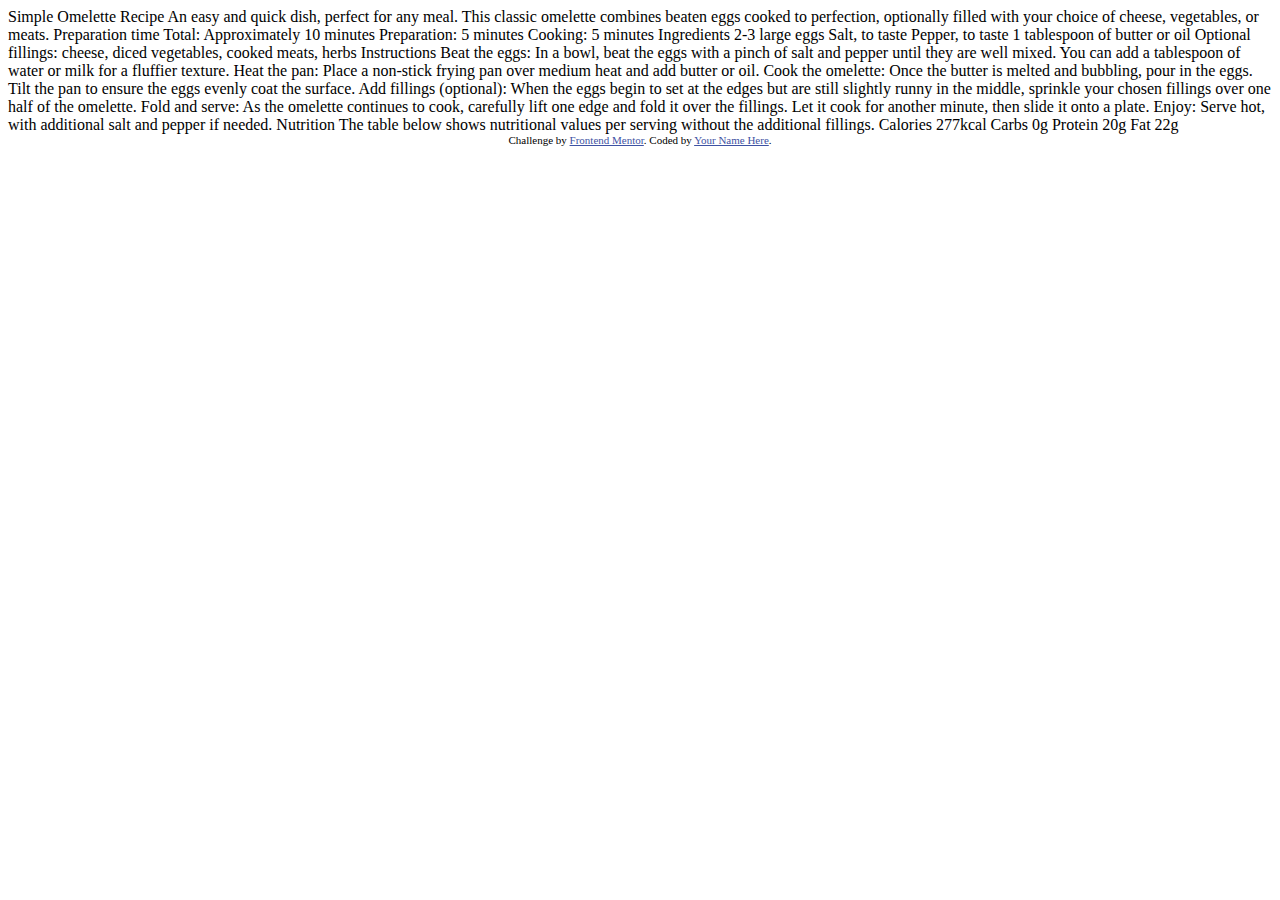
<file: recipe-page-main/index.html>
<!DOCTYPE html>
<html lang="en">
<head>
  <meta charset="UTF-8">
  <meta name="viewport" content="width=device-width, initial-scale=1.0"> <!-- displays site properly based on user's device -->

  <link rel="icon" type="image/png" sizes="32x32" href="./assets/images/favicon-32x32.png">
  
  <title>Frontend Mentor | Recipe page</title>

  <!-- Feel free to remove these styles or customise in your own stylesheet 👍 -->
  <style>
    .attribution { font-size: 11px; text-align: center; }
    .attribution a { color: hsl(228, 45%, 44%); }
  </style>
</head>
<body>

  Simple Omelette Recipe

  An easy and quick dish, perfect for any meal. This classic omelette combines beaten eggs cooked 
  to perfection, optionally filled with your choice of cheese, vegetables, or meats.

  Preparation time

  Total: Approximately 10 minutes
  Preparation: 5 minutes
  Cooking: 5 minutes

  Ingredients

  2-3 large eggs
  Salt, to taste
  Pepper, to taste
  1 tablespoon of butter or oil
  Optional fillings: cheese, diced vegetables, cooked meats, herbs

  Instructions

  Beat the eggs: In a bowl, beat the eggs with a pinch of salt and pepper until they are well mixed. 
  You can add a tablespoon of water or milk for a fluffier texture.

  Heat the pan: Place a non-stick frying pan over medium heat and add butter or oil.

  Cook the omelette: Once the butter is melted and bubbling, pour in the eggs. Tilt the pan to ensure 
  the eggs evenly coat the surface.

  Add fillings (optional): When the eggs begin to set at the edges but are still slightly runny in the 
  middle, sprinkle your chosen fillings over one half of the omelette.

  Fold and serve: As the omelette continues to cook, carefully lift one edge and fold it over the 
  fillings. Let it cook for another minute, then slide it onto a plate.

  Enjoy: Serve hot, with additional salt and pepper if needed.

  Nutrition

  The table below shows nutritional values per serving without the additional fillings.

  Calories
  277kcal

  Carbs
  0g

  Protein
  20g

  Fat
  22g
  
  <div class="attribution">
    Challenge by <a href="https://www.frontendmentor.io?ref=challenge" target="_blank">Frontend Mentor</a>. 
    Coded by <a href="#">Your Name Here</a>.
  </div>
</body>
</html>
</file>
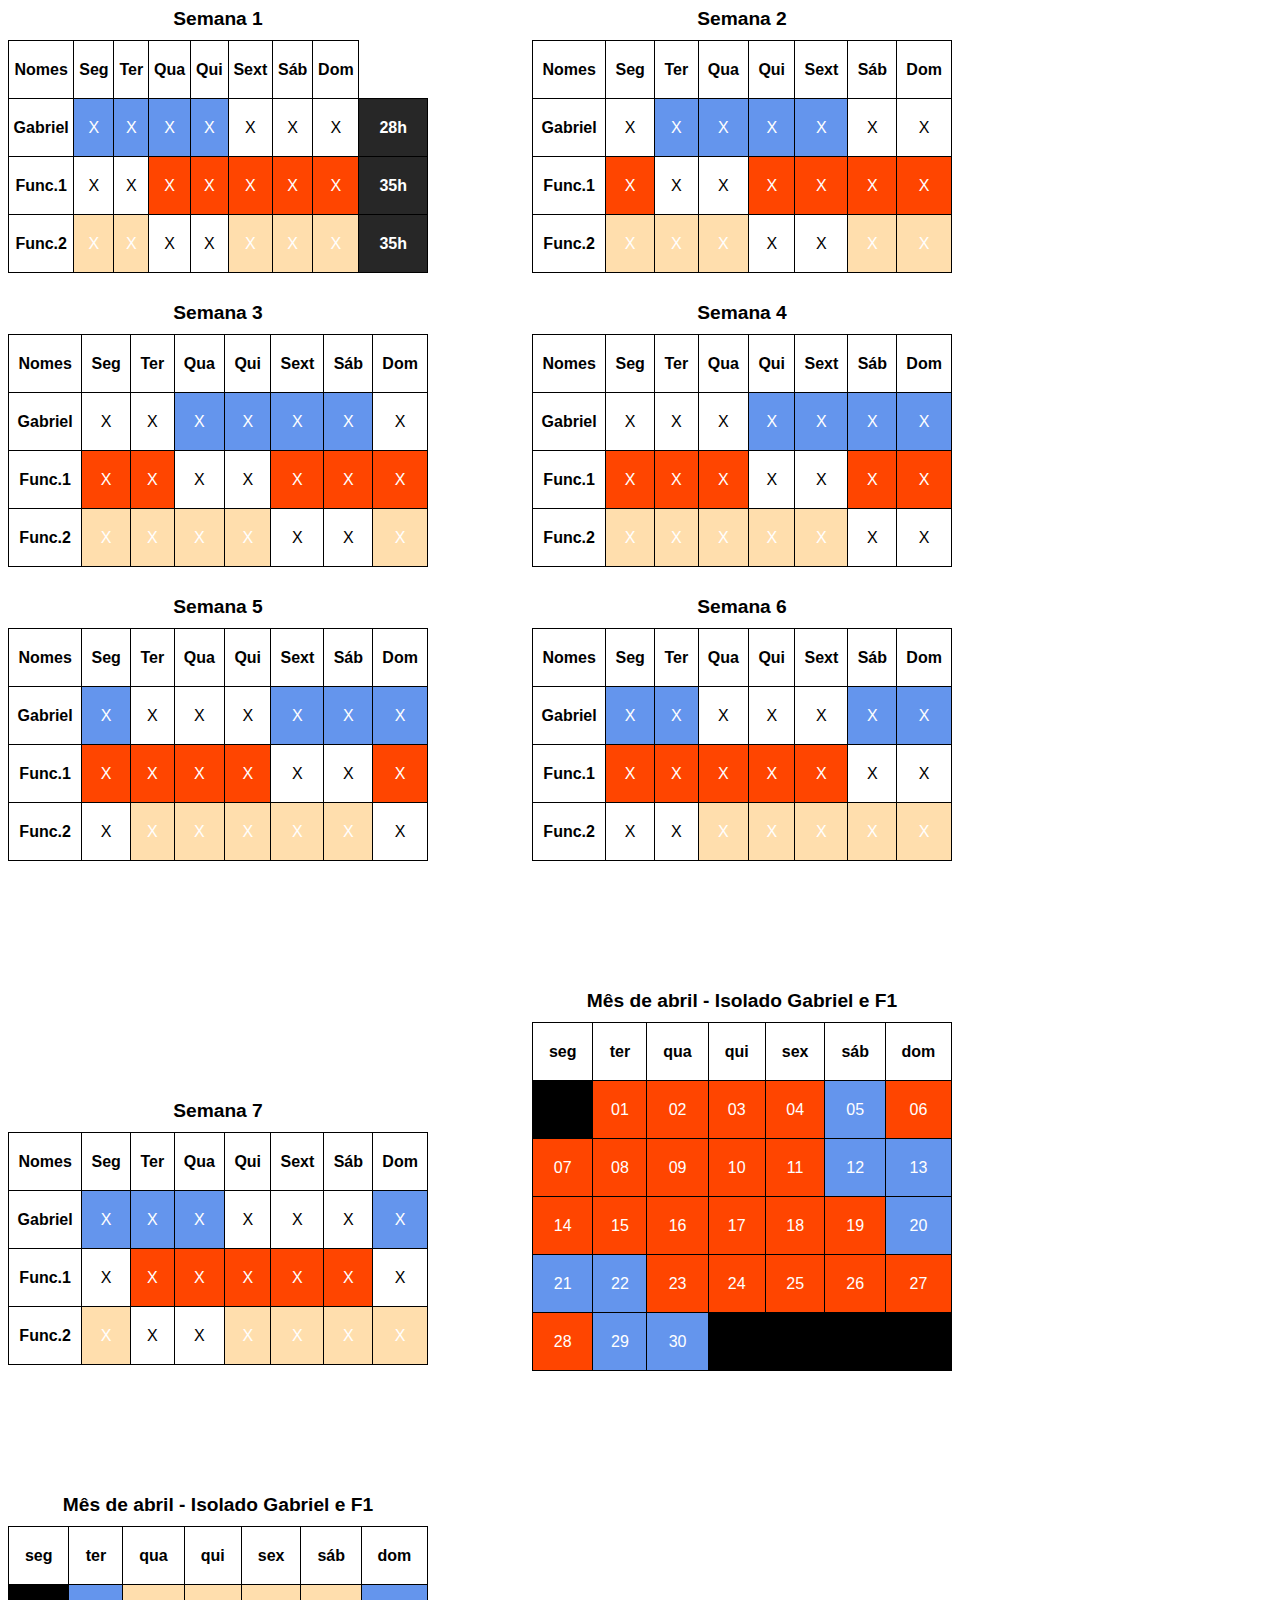
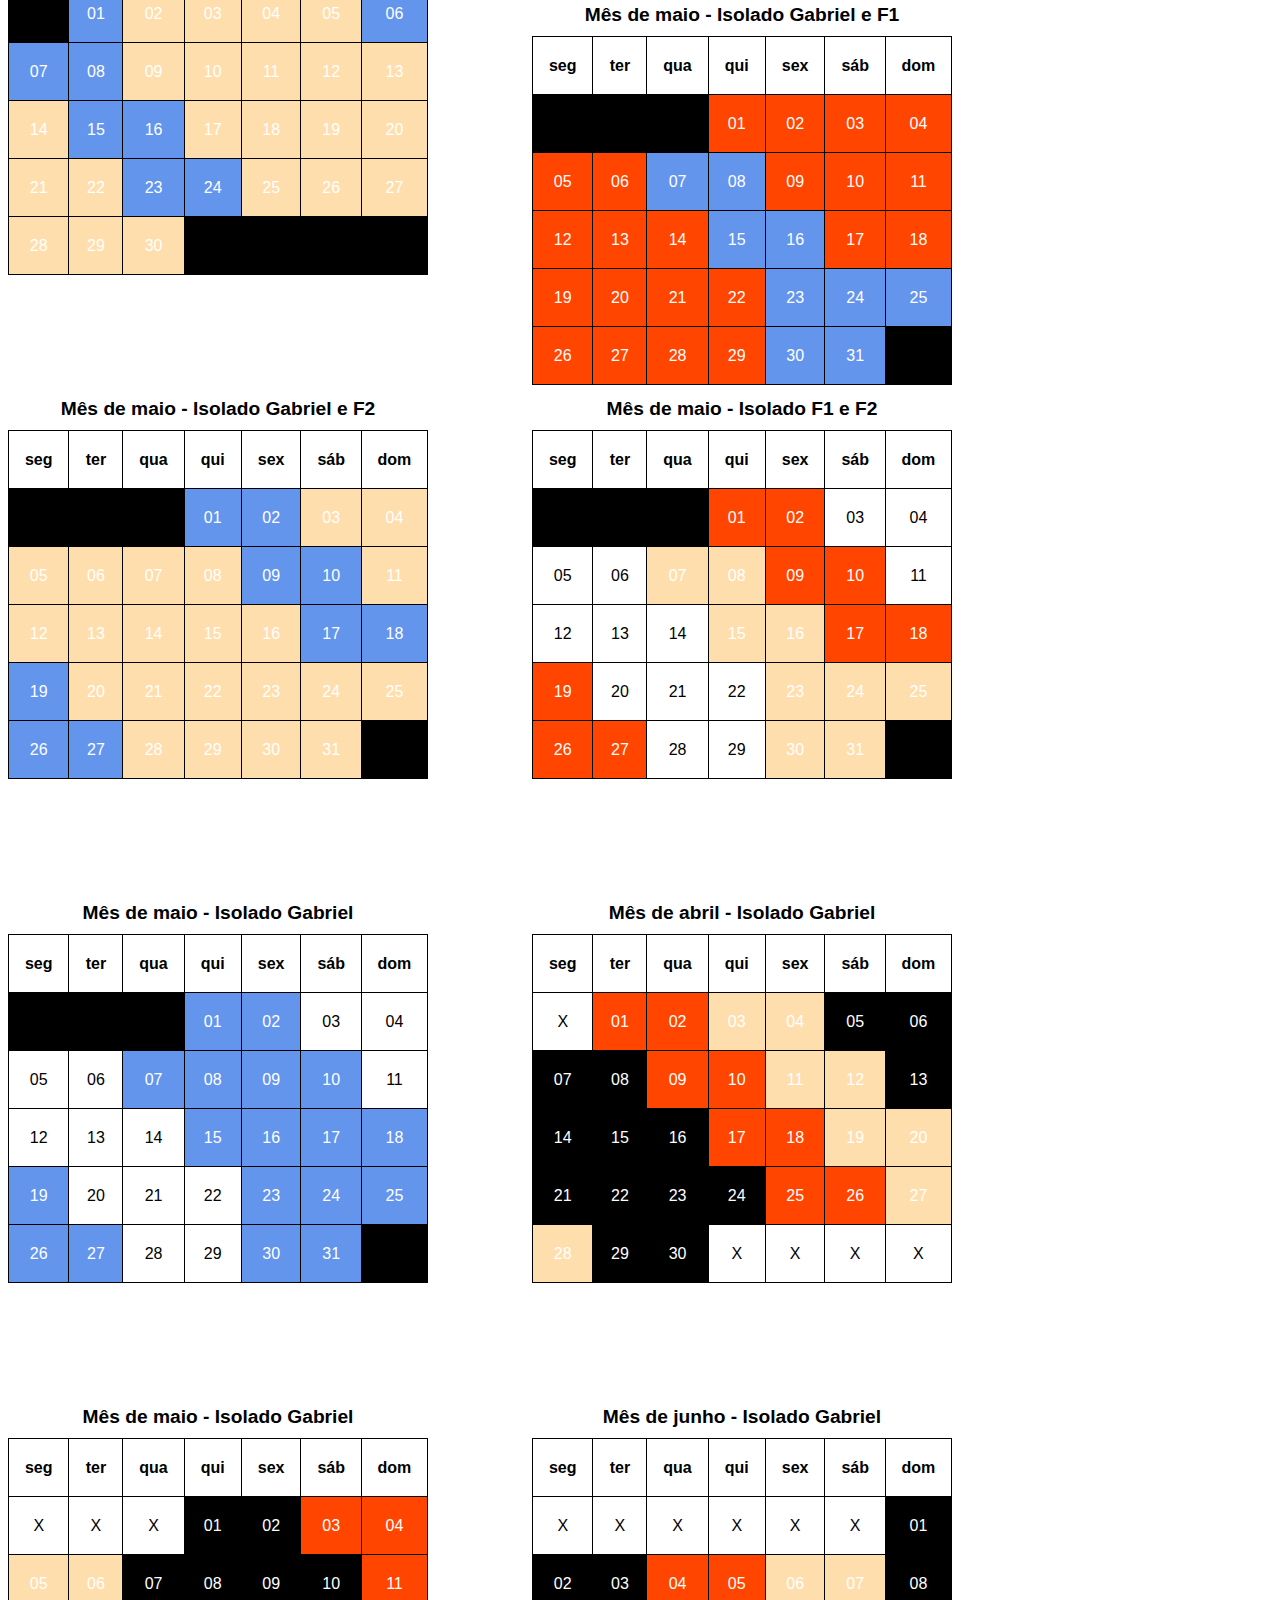
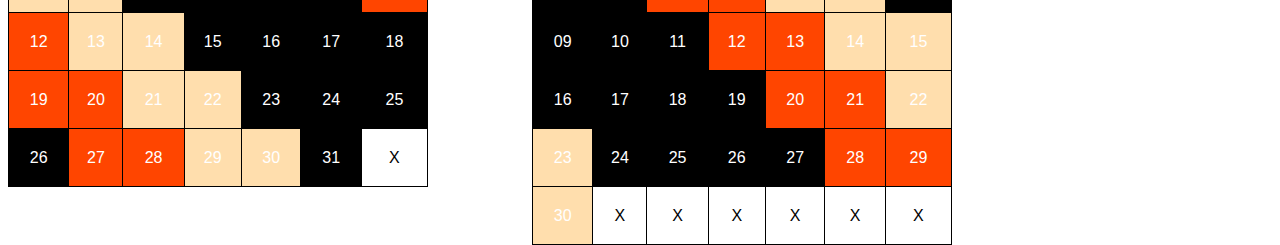
<file: recipe-page-main/teste horários/index.html>
<!DOCTYPE html>
<html lang="en">
<head>
    <meta charset="UTF-8">
    <meta name="viewport" content="width=device-width, initial-scale=1.0">
    <title>Document</title>
    <style>
        caption{
            font-size: 1.2em;
            font-weight: bold;
            padding-bottom: 10px;
        }
        table{
            font-family: Arial, Helvetica, sans-serif;
            border-collapse: collapse;
            width: 420px;
            height: 250px;
            margin-right: 100px;
            margin-bottom: 40px;
            display: inline-block;
           
        }
        thead{
            background-color: white;
        }
        th, td {
            border: 1px solid black;
            text-align: center;
            width: 350px;
            height: 55px;
            
        }
        .g{
            background-color: cornflowerblue;
            color:white;
        }
        .f1{
            background-color: orangered;
            color: white;
        }
        .f2{
            background-color:navajowhite;
            color: white;
        }

        .juntos {
            background-color: black;
            color: white;
        }
        .horas {
            padding: 0px 16px;
            background-color: rgba(0, 0, 0, 0.609);
            color: white;
            font-weight: bold;
        }
        #separar {
            margin-top: 100px;
            margin-bottom: 150px;
        }
        ol{
            font-size: 2em;
            columns: 2;
        }
    </style>
</head>
<body>
    <table>
        <colgroup>
            <col>
            <col>
            <col>
            <col>
            <col>
            <col>
            <col>
            <col>
            <col class="horas">
        </colgroup>
        <caption>Semana 1</caption>
        <thead>
            <tr>
                <th>Nomes</th>
                <th>Seg</th>
                <th>Ter</th>
                <th>Qua</th>
                <th>Qui</th>
                <th>Sext</th>
                <th>Sáb</th>
                <th>Dom</th>
            </tr>
        </thead>
        <tbody>
            <tr>
                <th>Gabriel</th>
                <td class="g">X</td>
                <td class="g">X</td>
                <td class="g">X</td>
                <td class="g">X</td>
                <td>X</td>
                <td>X</td>
                <td>X</td>
                <td class="horas">28h</td>
            </tr>
            <tr>
                <th>Func.1</th>
                <td>X</td>
                <td>X</td>
                <td class="f1">X</td>
                <td class="f1">X</td>
                <td class="f1">X</td>
                <td class="f1">X</td>
                <td class="f1">X</td>
                <td class="horas">35h</td>
            </tr>
            <tr>
                <th>Func.2</th>
                <td class="f2">X</td>
                <td class="f2">X</td>
                <td>X</td>
                <td>X</td>
                <td class="f2">X</td>
                <td class="f2">X</td>
                <td class="f2">X</td>
                <td class="horas">35h</td>
            </tr>
        </tbody>
    </table>


    <table>
        <caption>Semana 2</caption>
        <thead>
            <tr>
                <th>Nomes</th>
                <th>Seg</th>
                <th>Ter</th>
                <th>Qua</th>
                <th>Qui</th>
                <th>Sext</th>
                <th>Sáb</th>
                <th>Dom</th>
            </tr>
        </thead>
        <tbody>
            <tr>
                <th>Gabriel</th>
                <td>X</td>
                <td class="g">X</td>
                <td class="g">X</td>
                <td class="g">X</td>
                <td class="g">X</td>
                <td>X</td>
                <td>X</td>
            </tr>
            <tr>
                <th>Func.1</th>
                <td class="f1">X</td>
                <td>X</td>
                <td>X</td>
                <td class="f1">X</td>
                <td class="f1">X</td>
                <td class="f1">X</td>
                <td class="f1">X</td>
            </tr>
            <tr>
                <th>Func.2</th>
                <td class="f2">X</td>
                <td class="f2">X</td>
                <td class="f2">X</td>
                <td>X</td>
                <td>X</td>
                <td class="f2">X</td>
                <td class="f2">X</td>  
            </tr>
        </tbody>
    </table>

    <table>
        <caption>Semana 3</caption>
        <thead>
            <tr>
                <th>Nomes</th>
                <th>Seg</th>
                <th>Ter</th>
                <th>Qua</th>
                <th>Qui</th>
                <th>Sext</th>
                <th>Sáb</th>
                <th>Dom</th>
            </tr>
        </thead>
        <tbody>
            <tr>
                <th>Gabriel</th>
                <td>X</td>
                <td>X</td>
                <td class="g">X</td>
                <td class="g">X</td>
                <td class="g">X</td>
                <td class="g">X</td>
                <td>X</td>
            </tr>
            <tr>
                <th>Func.1</th>
                <td class="f1">X</td>
                <td class="f1">X</td>
                <td>X</td>
                <td>X</td>
                <td class="f1">X</td>
                <td class="f1">X</td>
                <td class="f1">X</td>
            </tr>
            <tr>
                <th>Func.2</th>
                <td class="f2">X</td>
                <td class="f2">X</td>
                <td class="f2">X</td>
                <td class="f2">X</td>
                <td>X</td>
                <td>X</td>
                <td class="f2">X</td>
            </tr>
        </tbody>
    </table>

    <table>
        <caption>Semana 4</caption>
        <thead>
            <tr>
                <th>Nomes</th>
                <th>Seg</th>
                <th>Ter</th>
                <th>Qua</th>
                <th>Qui</th>
                <th>Sext</th>
                <th>Sáb</th>
                <th>Dom</th>
            </tr>
        </thead>
        <tbody>
            <tr>
                <th>Gabriel</th>
                <td>X</td>
                <td>X</td>
                <td>X</td>
                
                <td class="g">X</td>
                <td class="g">X</td>
                <td class="g">X</td>
                <td class="g">X</td>
                
            </tr>
            <tr>
                <th>Func.1</th>
                <td class="f1">X</td>
                <td class="f1">X</td>
                <td class="f1">X</td>
                <td>X</td>
                <td>X</td>
                <td class="f1">X</td>
                <td class="f1">X</td>
            </tr>
            <tr>
                <th>Func.2</th>
                <td class="f2">X</td>
                <td class="f2">X</td>
                <td class="f2">X</td>
                <td class="f2">X</td>
                <td class="f2">X</td>
                <td>X</td>
                <td>X</td>
            </tr>
        </tbody>
    </table>

    <table>
        <caption>Semana 5</caption>
        <thead>
            <tr>
                <th>Nomes</th>
                <th>Seg</th>
                <th>Ter</th>
                <th>Qua</th>
                <th>Qui</th>
                <th>Sext</th>
                <th>Sáb</th>
                <th>Dom</th>
            </tr>
        </thead>
        <tbody>
            <tr>
                <th>Gabriel</th>
                <td class="g">X</td>
                <td>X</td>
                <td>X</td>
                <td>X</td>
                <td class="g">X</td>
                <td class="g">X</td>
                <td class="g">X</td>
               
                
            </tr>
            <tr>
                <th>Func.1</th>
                <td class="f1">X</td>
                <td class="f1">X</td>
                <td class="f1">X</td>
                <td class="f1">X</td>
                <td>X</td>
                <td>X</td>
                <td class="f1">X</td>
            </tr>
            <tr>
                <th>Func.2</th>
                <td>X</td>
                <td class="f2">X</td>
                <td class="f2">X</td>
                <td class="f2">X</td>
                <td class="f2">X</td>
                <td class="f2">X</td>
                <td>X</td>
            </tr>
        </tbody>
    </table>

    <table>
        <caption>Semana 6</caption>
        <thead>
            <tr>
                <th>Nomes</th>
                <th>Seg</th>
                <th>Ter</th>
                <th>Qua</th>
                <th>Qui</th>
                <th>Sext</th>
                <th>Sáb</th>
                <th>Dom</th>
            </tr>
        </thead>
        <tbody>
            <tr>
                <th>Gabriel</th>
                <td class="g">X</td>
                <td class="g">X</td>
                <td>X</td>
                <td>X</td>
                <td>X</td>
                <td class="g">X</td>
                <td class="g">X</td>
               
                
            </tr>
            <tr>
                <th>Func.1</th>
                <td class="f1">X</td>
                <td class="f1">X</td>
                <td class="f1">X</td>
                <td class="f1">X</td>
                <td class="f1">X</td>
                <td>X</td>
                <td>X</td>
            </tr>
            <tr>
                <th>Func.2</th>
                <td>X</td>
                <td>X</td>
                <td class="f2">X</td>
                <td class="f2">X</td>
                <td class="f2">X</td>
                <td class="f2">X</td>
                <td class="f2">X</td>
            </tr>
        </tbody>
    </table>

    <table>
        <caption>Semana 7</caption>
        <thead>
            <tr>
                <th>Nomes</th>
                <th>Seg</th>
                <th>Ter</th>
                <th>Qua</th>
                <th>Qui</th>
                <th>Sext</th>
                <th>Sáb</th>
                <th>Dom</th>
            </tr>
        </thead>
        <tbody>
            <tr>
                <th>Gabriel</th>
                <td class="g">X</td>
                <td class="g">X</td>
                <td class="g">X</td>
                <td>X</td>
                <td>X</td>
                <td>X</td>
                <td class="g">X</td>
            </tr>
            <tr>
                <th>Func.1</th>
                <td>X</td>
                <td class="f1">X</td>
                <td class="f1">X</td>
                <td class="f1">X</td>
                <td class="f1">X</td>
                <td class="f1">X</td>
                <td>X</td>
            </tr>
            <tr>
                <th>Func.2</th>
                <td class="f2">X</td>
                <td>X</td>
                <td>X</td>
                <td class="f2">X</td>
                <td class="f2">X</td>
                <td class="f2">X</td>
                <td class="f2">X</td>
            </tr>
        </tbody>
    </table>

    <table id="separar">
        <caption>Mês de abril - Isolado Gabriel e F1</caption>
        <thead>
            <th>seg</th>
            <th>ter</th>
            <th>qua</th>
            <th>qui</th>
            <th>sex</th>
            <th>sáb</th>
            <th>dom</th>
        </thead>
        <tbody>
            <tr>
                <td style="background-color: black;">X</td>
                <td class="f1">01</td>
                <td class="f1">02</td>
                <td class="f1">03</td>
                <td class="f1">04</td>
                <td class="g">05</td>
                <td class="f1">06</td>
            </tr>
            <tr>
                <td class="f1">07</td>
                <td class="f1">08</td>
                <td class="f1">09</td>
                <td class="f1">10</td>
                <td class="f1">11</td>
                <td class="g">12</td>
                <td class="g">13</td>
            </tr>
            <tr>
                <td class="f1">14</td>
                <td class="f1">15</td>
                <td class="f1">16</td>
                <td class="f1">17</td>
                <td class="f1">18</td>
                <td class="f1">19</td>
                <td class="g">20</td>
            </tr>
            <tr>
                <td class="g">21</td>
                <td class="g">22</td>
                <td class="f1">23</td>
                <td class="f1">24</td>
                <td class="f1">25</td>
                <td class="f1">26</td>
                <td class="f1">27</td>
            </tr>
            <tr>
                <td class="f1">28</td>
                <td class="g">29</td>
                <td class="g">30</td>
                <td style="background-color: black;">X</td>
                <td style="background-color: black;">X</td>
                <td style="background-color: black;">X</td>
                <td style="background-color: black;">X</td>
            </tr>
        </tbody>
    </table>

    <table id="separar">
        <caption>Mês de abril - Isolado Gabriel e F1</caption>
        <thead>
            <th>seg</th>
            <th>ter</th>
            <th>qua</th>
            <th>qui</th>
            <th>sex</th>
            <th>sáb</th>
            <th>dom</th>
        </thead>
        <tbody>
            <tr>
                <td style="background-color: black;">X</td>
                <td class="g">01</td>
                <td class="f2">02</td>
                <td class="f2">03</td>
                <td class="f2">04</td>
                <td class="f2">05</td>
                <td class="g">06</td>
            </tr>
            <tr>
                <td class="g">07</td>
                <td class="g">08</td>
                <td class="f2">09</td>
                <td class="f2">10</td>
                <td class="f2">11</td>
                <td class="f2">12</td>
                <td class="f2">13</td>
            </tr>
            <tr>
                <td class="f2">14</td>
                <td class="g">15</td>
                <td class="g">16</td>
                <td class="f2">17</td>
                <td class="f2">18</td>
                <td class="f2">19</td>
                <td class="f2">20</td>
            </tr>
            <tr>
                <td class="f2">21</td>
                <td class="f2">22</td>
                <td class="g">23</td>
                <td class="g">24</td>
                <td class="f2">25</td>
                <td class="f2">26</td>
                <td class="f2">27</td>
            </tr>
            <tr>
                <td class="f2">28</td>
                <td class="f2">29</td>
                <td class="f2">30</td>
                <td style="background-color: black;">X</td>
                <td style="background-color: black;">X</td>
                <td style="background-color: black;">X</td>
                <td style="background-color: black;">X</td>
            </tr>
        </tbody>
    </table>

    <table>
        <caption>Mês de maio - Isolado Gabriel e F1</caption>
        <thead>
            <th>seg</th>
            <th>ter</th>
            <th>qua</th>
            <th>qui</th>
            <th>sex</th>
            <th>sáb</th>
            <th>dom</th>
        </thead>
        <tbody>
            <tr>
                <td style="background-color: black;">X</td>
                <td style="background-color: black;">X</td>
                <td style="background-color: black;">X</td>
                <td class="f1">01</td>
                <td class="f1">02</td>
                <td class="f1">03</td>
                <td class="f1">04</td>
            </tr>
            <tr>
                <td class="f1">05</td>
                <td class="f1">06</td>
                <td class="g">07</td>
                <td class="g">08</td>
                <td class="f1">09</td>
                <td class="f1">10</td>
                <td class="f1">11</td>
            </tr>
            <tr>
                <td class="f1">12</td>
                <td class="f1">13</td>
                <td class="f1">14</td>
                <td class="g">15</td>
                <td class="g">16</td>
                <td class="f1">17</td>
                <td class="f1">18</td>
            </tr>
            <tr>
                <td class="f1">19</td>
                <td class="f1">20</td>
                <td class="f1">21</td>
                <td class="f1">22</td>
                <td class="g">23</td>
                <td class="g">24</td>
                <td class="g">25</td>
            </tr>
            <tr>
                <td class="f1">26</td>
                <td class="f1">27</td>
                <td class="f1">28</td>
                <td class="f1">29</td>
                <td class="g">30</td>
                <td class="g">31</td>
                <td style="background-color: black;">X</td>
            </tr>
        </tbody>
    </table>

    <table id="separar">
        <caption>Mês de maio - Isolado Gabriel e F2</caption>
        <thead>
            <th>seg</th>
            <th>ter</th>
            <th>qua</th>
            <th>qui</th>
            <th>sex</th>
            <th>sáb</th>
            <th>dom</th>
        </thead>
        <tbody>
            <tr>
                <td style="background-color: black;">X</td>
                <td style="background-color: black;">X</td>
                <td style="background-color: black;">X</td>
                <td class="g">01</td>
                <td class="g">02</td>
                <td class="f2">03</td>
                <td class="f2">04</td>
            </tr>
            <tr>
                <td class="f2">05</td>
                <td class="f2">06</td>
                <td class="f2">07</td>
                <td class="f2">08</td>
                <td class="g">09</td>
                <td class="g">10</td>
                <td class="f2">11</td>
            </tr>
            <tr>
                <td class="f2">12</td>
                <td class="f2">13</td>
                <td class="f2">14</td>
                <td class="f2">15</td>
                <td class="f2">16</td>
                <td class="g">17</td>
                <td class="g">18</td>
            </tr>
            <tr>
                <td class="g">19</td>
                <td class="f2">20</td>
                <td class="f2">21</td>
                <td class="f2">22</td>
                <td class="f2">23</td>
                <td class="f2">24</td>
                <td class="f2">25</td>
            </tr>
            <tr>
                <td class="g">26</td>
                <td class="g">27</td>
                <td class="f2">28</td>
                <td class="f2">29</td>
                <td class="f2">30</td>
                <td class="f2">31</td>
                <td style="background-color: black;">X</td>
            </tr>
        </tbody>
    </table>

    <table id="separar">
        <caption>Mês de maio - Isolado F1 e F2</caption>
        <thead>
            <th>seg</th>
            <th>ter</th>
            <th>qua</th>
            <th>qui</th>
            <th>sex</th>
            <th>sáb</th>
            <th>dom</th>
        </thead>
        <tbody>
            <tr>
                <td style="background-color: black;">X</td>
                <td style="background-color: black;">X</td>
                <td style="background-color: black;">X</td>
                <td class="f1">01</td>
                <td class="f1">02</td>
                <td >03</td>
                <td >04</td>
            </tr>
            <tr>
                <td>05</td>
                <td>06</td>
                <td class="f2">07</td>
                <td class="f2">08</td>
                <td class="f1">09</td>
                <td class="f1">10</td>
                <td>11</td>
                       </tr>
            <tr>
                <td>12</td>
                <td>13</td>
                <td>14</td>
                <td class="f2">15</td>
                <td class="f2">16</td>
                <td class="f1">17</td>
                <td class="f1">18</td>
            </tr>
            <tr>
                <td class="f1">19</td>
                <td>20</td>
                <td>21</td>
                <td>22</td>
                <td class="f2">23</td>
                <td class="f2">24</td>
                <td class="f2">25</td>
            </tr>
            <tr>
                <td class="f1">26</td>
                <td class="f1">27</td>
                <td >28</td>
                <td>29</td>
                <td class="f2">30</td>
                <td class="f2">31</td>
                <td style="background-color: black;">X</td>
            </tr>
        </tbody>
    </table>

    <table id="separar">
        <caption>Mês de maio - Isolado Gabriel</caption>
        <thead>
            <th>seg</th>
            <th>ter</th>
            <th>qua</th>
            <th>qui</th>
            <th>sex</th>
            <th>sáb</th>
            <th>dom</th>
        </thead>
        <tbody>
            <tr>
                <td style="background-color: black;">X</td>
                <td style="background-color: black;">X</td>
                <td style="background-color: black;">X</td>
                <td class="g">01</td>
                <td class="g">02</td>
                <td >03</td>
                <td >04</td>
            </tr>
            <tr>
                <td>05</td>
                <td>06</td>
                <td class="g">07</td>
                <td class="g">08</td>
                <td class="g">09</td>
                <td class="g">10</td>
                <td>11</td>
                       </tr>
            <tr>
                <td>12</td>
                <td>13</td>
                <td>14</td>
                <td class="g">15</td>
                <td class="g">16</td>
                <td class="g">17</td>
                <td class="g">18</td>
            </tr>
            <tr>
                <td class="g">19</td>
                <td>20</td>
                <td>21</td>
                <td>22</td>
                <td class="g">23</td>
                <td class="g">24</td>
                <td class="g">25</td>
            </tr>
            <tr>
                <td class="g">26</td>
                <td class="g">27</td>
                <td >28</td>
                <td>29</td>
                <td class="g">30</td>
                <td class="g">31</td>
                <td style="background-color: black;">X</td>
            </tr>
        </tbody>
    </table>

  
<table id="separar">
    <caption>Mês de abril - Isolado Gabriel</caption>
    <thead>
        <th>seg</th>
        <th>ter</th>
        <th>qua</th>
        <th>qui</th>
        <th>sex</th>
        <th>sáb</th>
        <th>dom</th>
    </thead>
    <tbody>
        <tr>
            <td>X</td>
            <td class="f1">01</td>
            <td class="f1">02</td>
            <td class="f2">03</td>
            <td class="f2">04</td>
            <td class="juntos">05</td>
            <td class="juntos">06</td>
        </tr>
        <tr>
            <td class="juntos">07</td>
            <td class="juntos">08</td>
            <td class="f1">09</td>
            <td class="f1">10</td>
            <td class="f2">11</td>
            <td class="f2">12</td>
            <td class="juntos">13</td>
        </tr>
        <tr>
            <td class="juntos">14</td>
            <td class="juntos">15</td>
            <td class="juntos">16</td>
            <td class="f1">17</td>
            <td class="f1">18</td>
            <td class="f2">19</td>
            <td class="f2">20</td>
        </tr>
        <tr>
            <td class="juntos">21</td>
            <td class="juntos">22</td>
            <td class="juntos">23</td>
            <td class="juntos">24</td>
            <td class="f1">25</td>
            <td class="f1">26</td>
            <td class="f2">27</td>
        </tr>
        <tr>
            <td class="f2">28</td>
            <td class="juntos">29</td>
            <td class="juntos">30</td>
            <td>X</td>
            <td>X</td>
            <td>X</td>
            <td>X</td>
        </tr>
    </tbody>
    </table>

    <table id="separar">
        <caption>Mês de maio - Isolado Gabriel</caption>
        <thead>
            <th>seg</th>
            <th>ter</th>
            <th>qua</th>
            <th>qui</th>
            <th>sex</th>
            <th>sáb</th>
            <th>dom</th>
        </thead>
        <tbody>
          <tr>
            <td>X</td>
            <td>X</td>
            <td>X</td>
            <td class="juntos">01</td>
            <td class="juntos">02</td>
            <td class="f1">03</td>
            <td class="f1">04</td>
          </tr>
          <tr>
            <td class="f2">05</td>
            <td class="f2">06</td>
            <td class="juntos">07</td>
            <td class="juntos">08</td>
            <td class="juntos">09</td>
            <td class="juntos">10</td>
            <td class="f1">11</td>    
          </tr>
          <tr>
            <td class="f1">12</td>
            <td class="f2">13</td>
            <td class="f2">14</td>
            <td class="juntos">15</td>
            <td class="juntos">16</td>
            <td class="juntos">17</td>
            <td class="juntos">18</td>
          </tr>
          <tr>
            <td class="f1">19</td>
            <td class="f1">20</td>
            <td class="f2">21</td>
            <td class="f2">22</td>
            <td class="juntos">23</td>
            <td class="juntos">24</td>
            <td class="juntos">25</td>
          </tr>
          <tr>
            <td class="juntos">26</td>
            <td class="f1">27</td>
            <td class="f1">28</td>
            <td class="f2">29</td>
            <td class="f2">30</td>
            <td class="juntos">31</td>
            <td>X</td>
          </tr>
        </tbody>
</table>

<table id="separar">
    <caption>Mês de junho - Isolado Gabriel</caption>
    <thead>
        <th>seg</th>
        <th>ter</th>
        <th>qua</th>
        <th>qui</th>
        <th>sex</th>
        <th>sáb</th>
        <th>dom</th>
    </thead>
    <tbody>
       <tr>
        <td>X</td>
        <td>X</td>
        <td>X</td>
        <td>X</td>
        <td>X</td>
        <td>X</td>
        <td class="juntos">01</td>
       </tr>
       <tr>
        <td class="juntos">02</td>
        <td class="juntos">03</td>
        <td class="f1">04</td>
        <td class="f1">05</td>
        <td class="f2">06</td>
        <td class="f2">07</td>
        <td class="juntos">08</td>
       </tr>
       <tr>
        <td class="juntos">09</td>
        <td class="juntos">10</td>
        <td class="juntos">11</td>
        <td class="f1">12</td>
        <td class="f1">13</td>
        <td class="f2">14</td>
        <td class="f2">15</td>
       </tr>
       <tr>
        <td class="juntos">16</td>
        <td class="juntos">17</td>
        <td class="juntos">18</td>
        <td class="juntos">19</td>
        <td class="f1">20</td>
        <td class="f1">21</td>
        <td class="f2">22</td>
       </tr>
       <tr>
        <td class="f2">23</td>
        <td class="juntos">24</td>
        <td class="juntos">25</td>
        <td class="juntos">26</td>
        <td class="juntos">27</td>
        <td class="f1">28</td>
        <td class="f1">29</td>
        <tr>
            <td class="f2">30</td>
            <td>X</td>
            <td>X</td>
            <td>X</td>
            <td>X</td>
            <td>X</td>
            <td>X</td>
        </tr>
       </tr>
    </tbody>
</table>
</file>
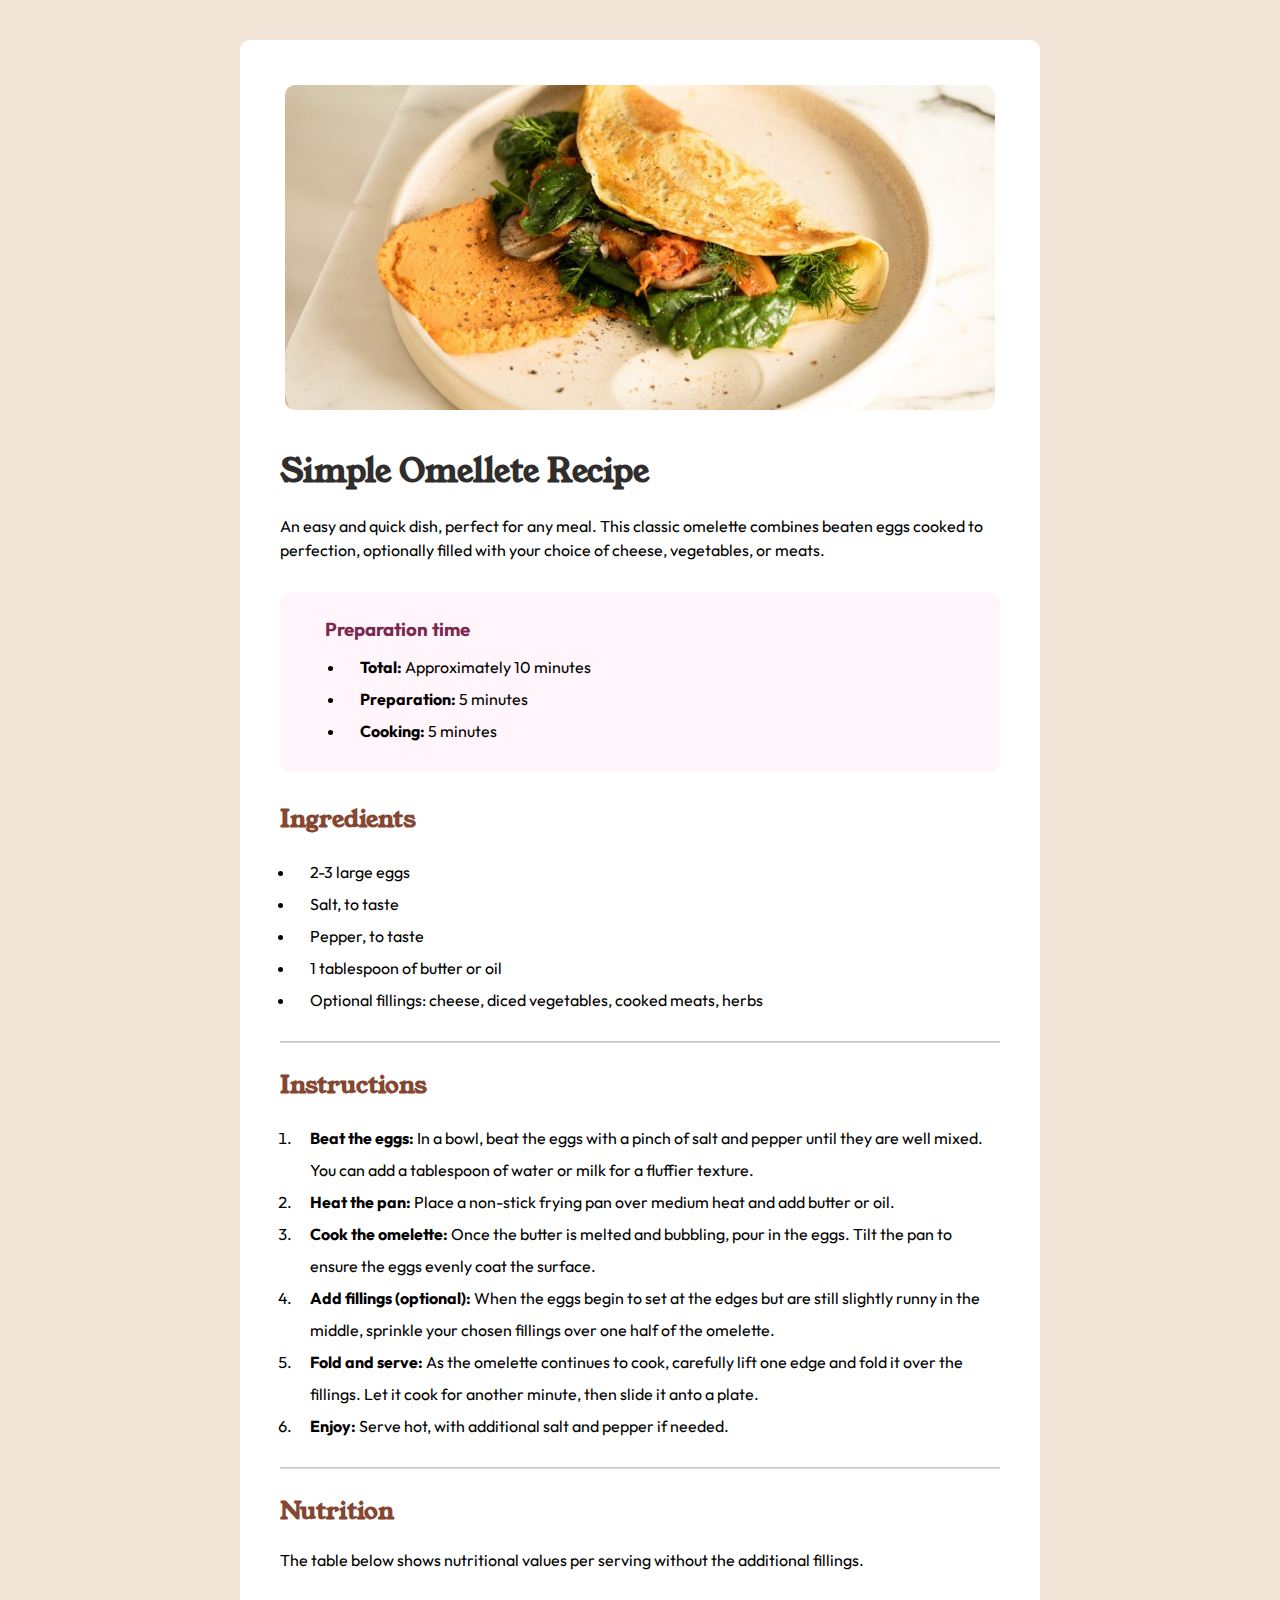
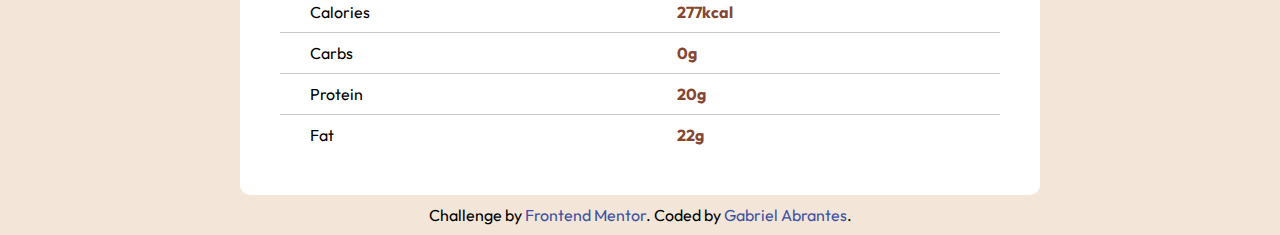
<file: recipe-page-main/index-principal.html>
<!DOCTYPE html>
<html lang="en">
<head>
    <meta charset="UTF-8">
    <meta name="viewport" content="width=device-width, initial-scale=1.0">
    <title>Omelette Recipe</title>
    <link rel="shortcut icon" href="assets/images/favicon-32x32.png" type="image/x-icon">
    <link rel="stylesheet" href="style.css">
</head>
<body>
    <main>

        <header>
            <img src="assets/images/image-omelette.jpeg" alt="">
       </header>

       <h1 style="color: hsl(24, 5%, 18%);">Simple Omellete Recipe</h1>
       <p>An easy and quick dish, perfect for any meal. This classic omelette combines beaten eggs cooked to perfection, optionally filled with your choice of cheese, vegetables, or meats.</p>

       <section>
            <h3>Preparation time</h3>
            <ul>
                <li><strong>Total:</strong> Approximately 10 minutes</li>
                <li><strong>Preparation:</strong> 5 minutes</li>
                <li><strong>Cooking:</strong> 5 minutes</li>
            </ul>
       </section>

       <h2>Ingredients</h2>
       <ul>
            <li>2-3 large eggs</li>
            <li>Salt, to taste</li>
            <li>Pepper, to taste</li>
            <li>1 tablespoon of butter or oil</li>
            <li class="borda">Optional fillings: cheese, diced vegetables, cooked meats, herbs</li>
       </ul>

       <hr>

       <h2>Instructions</h2>
       <ol>
            <li>
                <strong>Beat the eggs:</strong> In a bowl, beat the eggs with a pinch of salt and pepper until they are well mixed. You can add a tablespoon of water or milk for a fluffier texture.
            </li>
            <li>
                <strong>Heat the pan:</strong> Place a non-stick frying pan over medium heat and add butter or oil.
            </li>
            <li>
                <strong>Cook the omelette:</strong> Once the butter is melted and bubbling, pour in the eggs. Tilt the pan to ensure the eggs evenly coat the surface.
            </li>
            <li>
                <strong>Add fillings (optional):</strong> When the eggs begin to set at the edges but are still slightly runny in the middle, sprinkle your chosen fillings over one half of the omelette.
            </li>
            <li>
                <strong>Fold and serve:</strong> As the omelette continues to cook, carefully lift one edge and fold it over the fillings. Let it cook for another minute, then slide it anto a plate.
            </li>
            <li class="borda">
                <strong>Enjoy:</strong> Serve hot, with additional salt and pepper if needed.
            </li>
       </ol>

       <hr>

       <h2>Nutrition</h2>
       <p>The table below shows nutritional values per serving without the additional fillings.</p>

       <table>
            <tbody>
                <tr>
                    <td>Calories</td>
                    <td class="forte">277kcal</td>
                </tr>
                <tr>
                    <td>Carbs</td>
                    <td class="forte">0g</td>
                </tr>
                <tr>
                    <td>Protein</td>
                    <td class="forte">20g</td>
                </tr>
                <tr>
                    <td class="sem-borda">Fat</td>
                    <td class="forte sem-borda">22g</td>
                </tr>
            </tbody>
       </table>

    </main>

    <footer class="attribution">
        Challenge by <a href="https://www.frontendmentor.io?ref=challenge" target="_blank">Frontend Mentor</a>. 
    Coded by <a href="#">Gabriel Abrantes</a>.
    </footer>
</body>
</html>
</file>
<file: recipe-page-main/style.css>
@charset "UTF-8";

@import url('https://fonts.googleapis.com/css2?family=Outfit:wght@100..900&display=swap');

@import url('https://fonts.googleapis.com/css2?family=Young+Serif&display=swap');

/* ## Colors

- White: hsl(0, 0%, 100%)

- Stone 100: hsl(30, 54%, 90%)
- Stone 150: hsl(30, 18%, 87%)
- Stone 600: hsl(30, 10%, 34%)
- Stone 900: hsl(24, 5%, 18%)

- Brown 800: hsl(14, 45%, 36%)

- Rose 800: hsl(332, 51%, 32%)
- Rose 50: hsl(330, 100%, 98%) */

/* ### Fonts

- Family: [Young Serif](https://fonts.google.com/specimen/Young+Serif)
- Weights: 400

- Family: [Outfit](https://fonts.google.com/specimen/Outfit)
- Weights: 400, 600, 700 */

*{
    margin: 0px;
    padding: 0px;
    box-sizing: border-box;
}

body{
    min-width: 300px;
    max-width: 1440px;
    background-color: hsl(30, 54%, 90%);
   font-family: 'Outfit', sans-serif;
   font-weight: 400;
   margin-top: 40px;
 
}
main{
    background-color: white;
    min-width: 350px;
   max-width: 800px;
   margin: auto;
   padding: 40px;
   border-radius: 10px;

}

main > header > img {
    width: 100%;
    border-radius: 10px;
}

header{
    padding: 5px;
    margin-bottom: 30px;
}

h1, h2{
    font-family: 'Young Serif', serif;
    color: hsl(14, 45%, 36%);
    padding-bottom: 20px;
}

h3 {
    color: hsl(332, 51%, 32%);
    padding-left: 20px;
    padding-bottom: 10px;
}

section{
    background-color: hsl(330, 100%, 98%);
    padding: 25px;
    border-radius: 10px;
    margin-top: 30px;
    margin-bottom: 30px;
}

section > ul {
    padding-left: 40px;
}

hr {
    margin-top: 25px;
    margin-bottom: 25px;
    border-color: rgba(0, 0, 0, 0.214);;
    
}

ol, ul, li {
    padding-left: 15px;
    line-height: 2em;
}

p {
   line-height: 1.5em; 
}

table {
border-collapse: collapse;
margin-top: 20px;
width: 100%;

}

td{
    margin-left: ;
    padding: 10px 10px 10px 30px;
    
  
}

.forte {
    color: hsl(14, 45%, 36%);
    font-weight: bold;
}

td{
    border-bottom: 1px solid rgba(0, 0, 0, 0.214);
    margin: 25px auto;
}

.sem-borda{
    border: none;
}
footer {
    margin-top: 10px;
    margin-bottom: 10px;
    font-size: 1em; text-align: center;
}
footer > a {
    color: hsl(228, 45%, 44%);
    text-decoration: none;
}

@media (max-width: 800px) {
    body {
        margin-top: 0px; /* Remove a margem superior quando a tela for 800px ou menor */
    }
}
</file>
